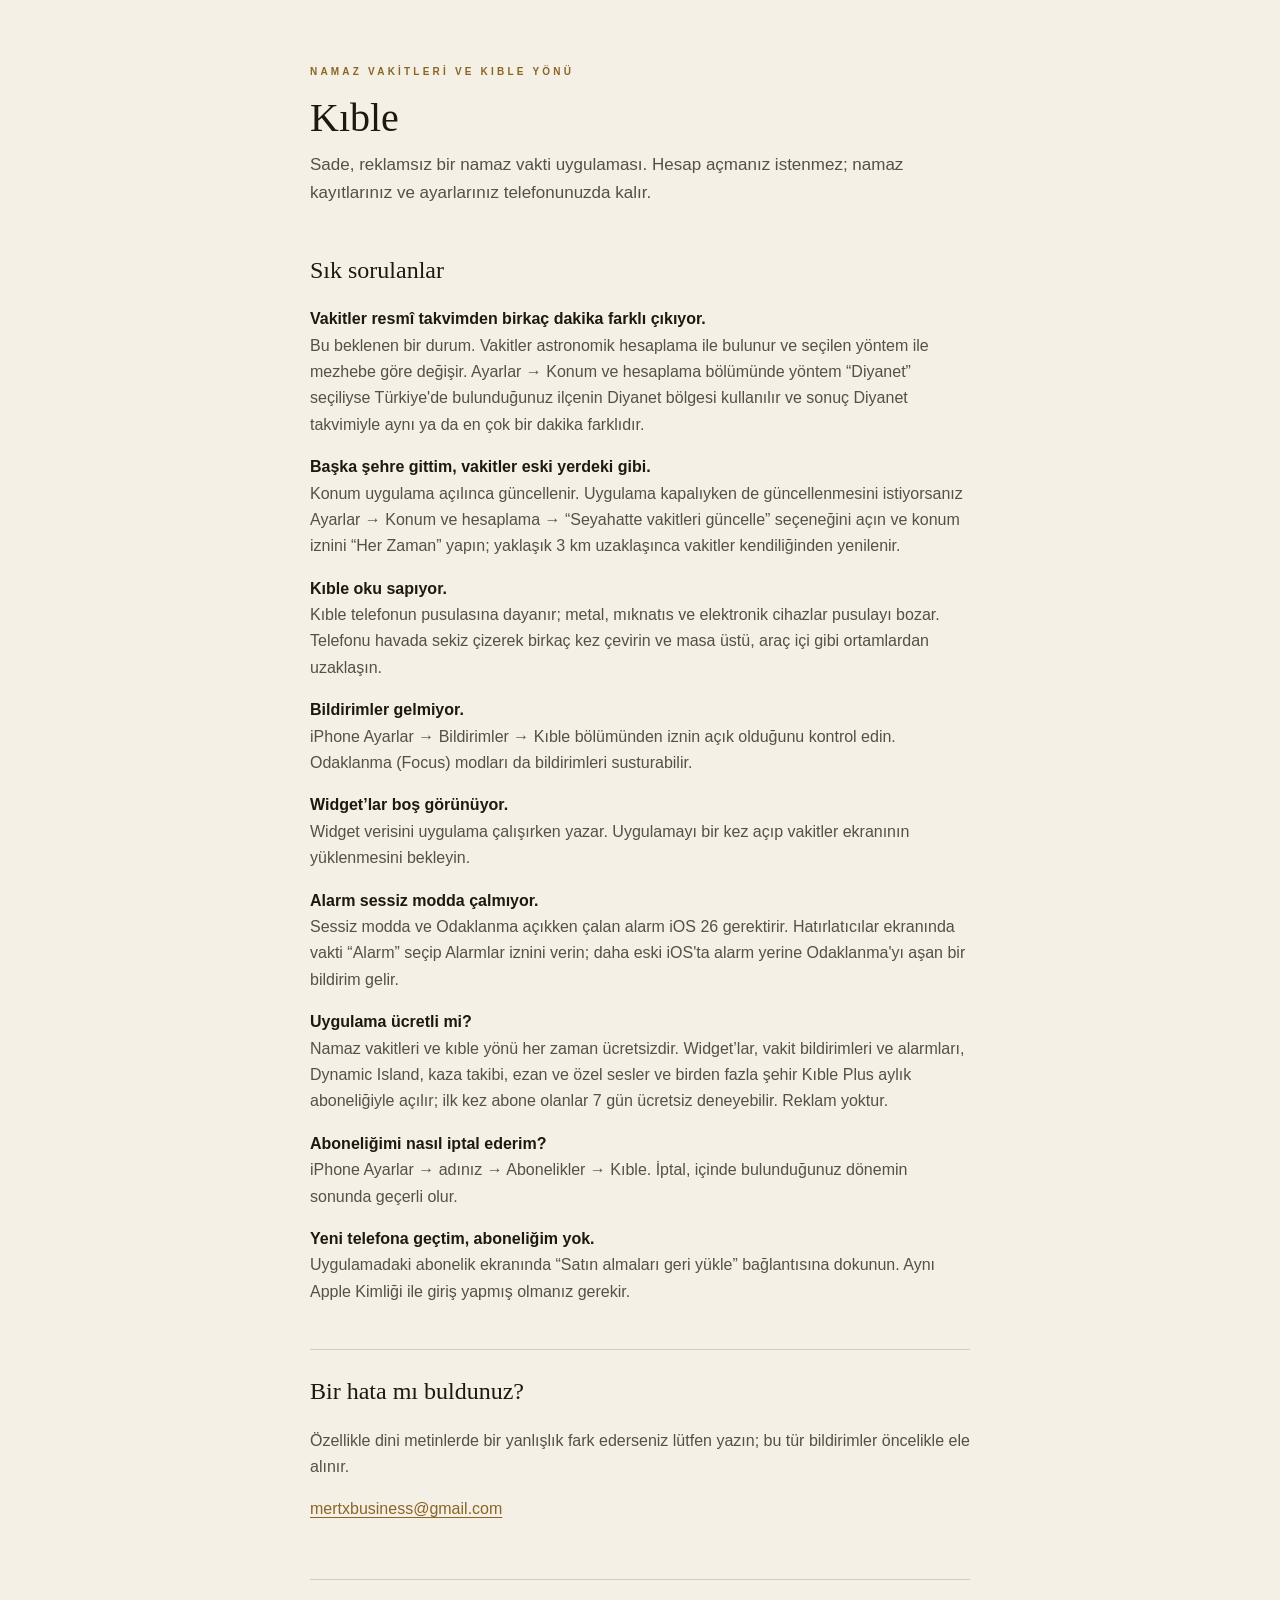
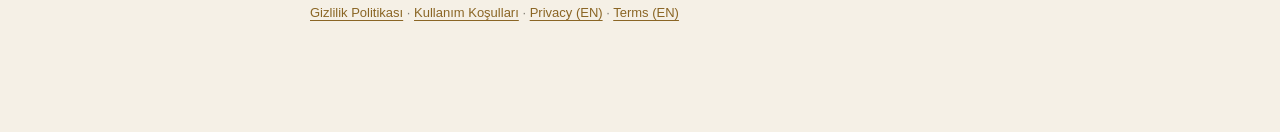
<file: index.html>
<!doctype html>
<html lang="tr">
<head>
<meta charset="utf-8">
<meta name="viewport" content="width=device-width, initial-scale=1">
<title>Kıble · Destek</title>
<link rel="stylesheet" href="style.css">
</head>
<body>
<main>
  <p class="eyebrow">Namaz vakitleri ve kıble yönü</p>
  <h1>Kıble</h1>
  <p class="lede">
    Sade, reklamsız bir namaz vakti uygulaması. Hesap açmanız istenmez;
    namaz kayıtlarınız ve ayarlarınız telefonunuzda kalır.
  </p>

  <h2>Sık sorulanlar</h2>

  <p><strong>Vakitler resmî takvimden birkaç dakika farklı çıkıyor.</strong><br>
  Bu beklenen bir durum. Vakitler astronomik hesaplama ile bulunur ve seçilen
  yöntem ile mezhebe göre değişir. Ayarlar → Konum ve hesaplama bölümünde
  yöntem “Diyanet” seçiliyse Türkiye'de bulunduğunuz ilçenin Diyanet bölgesi
  kullanılır ve sonuç Diyanet takvimiyle aynı ya da en çok bir dakika
  farklıdır.</p>

  <p><strong>Başka şehre gittim, vakitler eski yerdeki gibi.</strong><br>
  Konum uygulama açılınca güncellenir. Uygulama kapalıyken de güncellenmesini
  istiyorsanız Ayarlar → Konum ve hesaplama → “Seyahatte vakitleri güncelle”
  seçeneğini açın ve konum iznini “Her Zaman” yapın; yaklaşık 3 km
  uzaklaşınca vakitler kendiliğinden yenilenir.</p>

  <p><strong>Kıble oku sapıyor.</strong><br>
  Kıble telefonun pusulasına dayanır; metal, mıknatıs ve elektronik cihazlar
  pusulayı bozar. Telefonu havada sekiz çizerek birkaç kez çevirin ve masa
  üstü, araç içi gibi ortamlardan uzaklaşın.</p>

  <p><strong>Bildirimler gelmiyor.</strong><br>
  iPhone Ayarlar → Bildirimler → Kıble bölümünden iznin açık olduğunu kontrol
  edin. Odaklanma (Focus) modları da bildirimleri susturabilir.</p>

  <p><strong>Widget’lar boş görünüyor.</strong><br>
  Widget verisini uygulama çalışırken yazar. Uygulamayı bir kez açıp vakitler
  ekranının yüklenmesini bekleyin.</p>

  <p><strong>Alarm sessiz modda çalmıyor.</strong><br>
  Sessiz modda ve Odaklanma açıkken çalan alarm iOS 26 gerektirir.
  Hatırlatıcılar ekranında vakti “Alarm” seçip Alarmlar iznini verin; daha
  eski iOS'ta alarm yerine Odaklanma'yı aşan bir bildirim gelir.</p>

  <p><strong>Uygulama ücretli mi?</strong><br>
  Namaz vakitleri ve kıble yönü her zaman ücretsizdir. Widget’lar, vakit
  bildirimleri ve alarmları, Dynamic Island, kaza takibi, ezan ve özel sesler
  ve birden fazla şehir Kıble Plus aylık aboneliğiyle açılır;
  ilk kez abone olanlar 7 gün ücretsiz deneyebilir. Reklam yoktur.</p>

  <p><strong>Aboneliğimi nasıl iptal ederim?</strong><br>
  iPhone Ayarlar → adınız → Abonelikler → Kıble. İptal, içinde bulunduğunuz
  dönemin sonunda geçerli olur.</p>

  <p><strong>Yeni telefona geçtim, aboneliğim yok.</strong><br>
  Uygulamadaki abonelik ekranında “Satın almaları geri yükle” bağlantısına
  dokunun. Aynı Apple Kimliği ile giriş yapmış olmanız gerekir.</p>

  <h2>Bir hata mı buldunuz?</h2>
  <p>
    Özellikle dini metinlerde bir yanlışlık fark ederseniz lütfen yazın; bu tür
    bildirimler öncelikle ele alınır.
  </p>
  <p>
    <a href="mailto:mertxbusiness@gmail.com">mertxbusiness@gmail.com</a>
  </p>

  <p class="note">
    <a href="gizlilik.html">Gizlilik Politikası</a> ·
    <a href="kosullar.html">Kullanım Koşulları</a> ·
    <a href="privacy.html">Privacy (EN)</a> ·
    <a href="terms.html">Terms (EN)</a>
  </p>
</main>
</body>
</html>
</file>
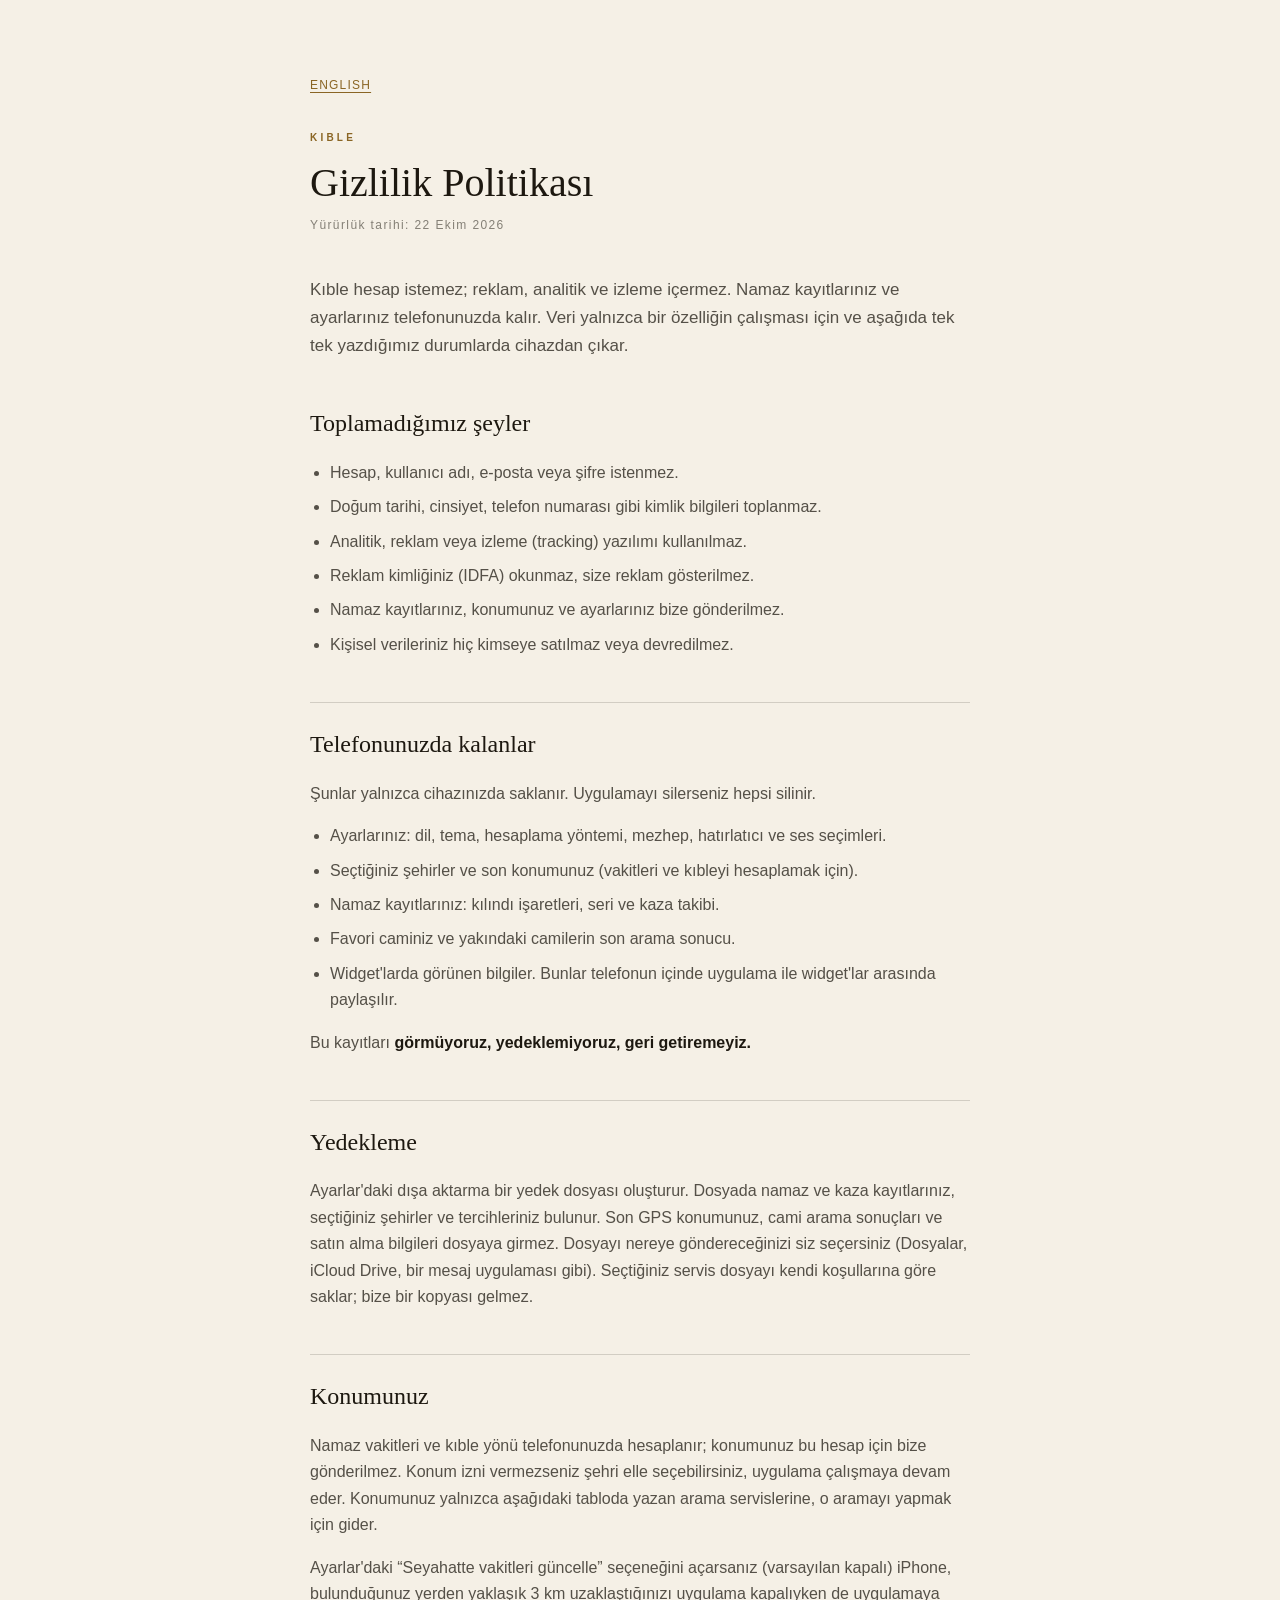
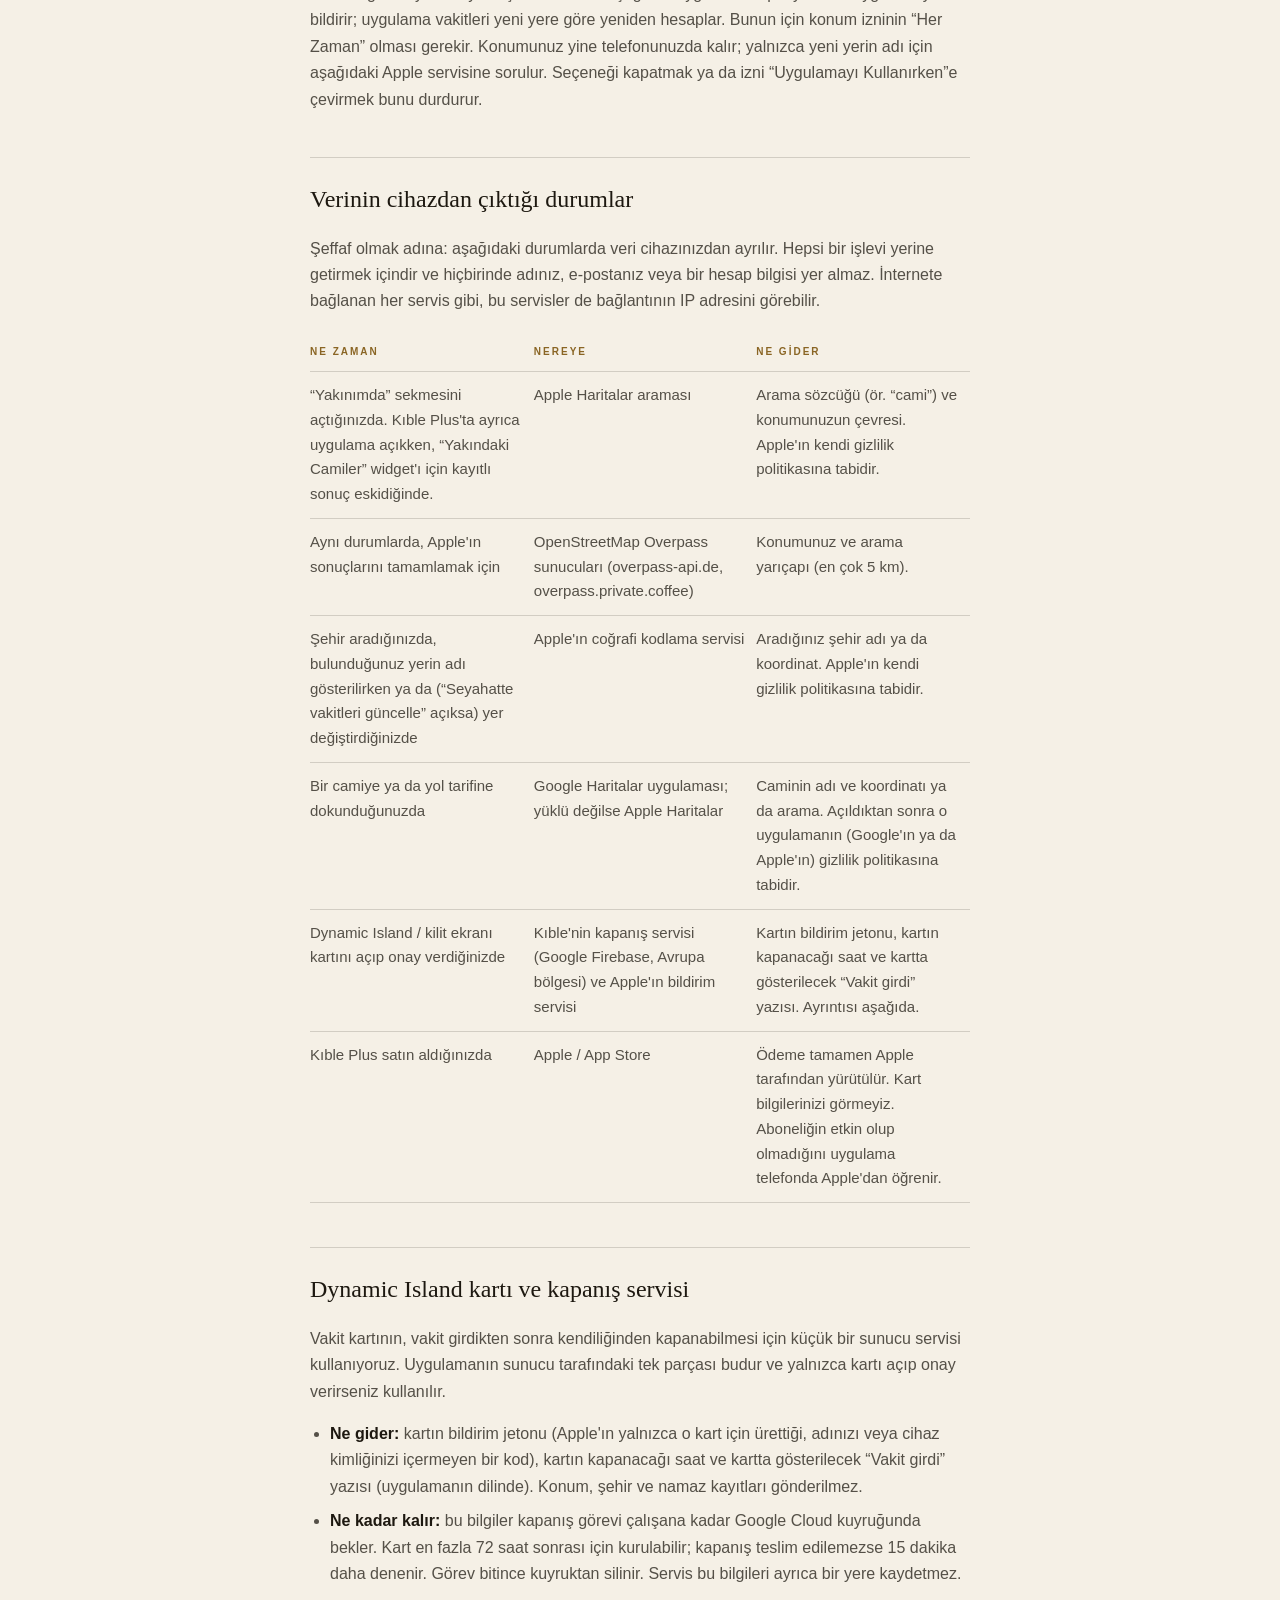
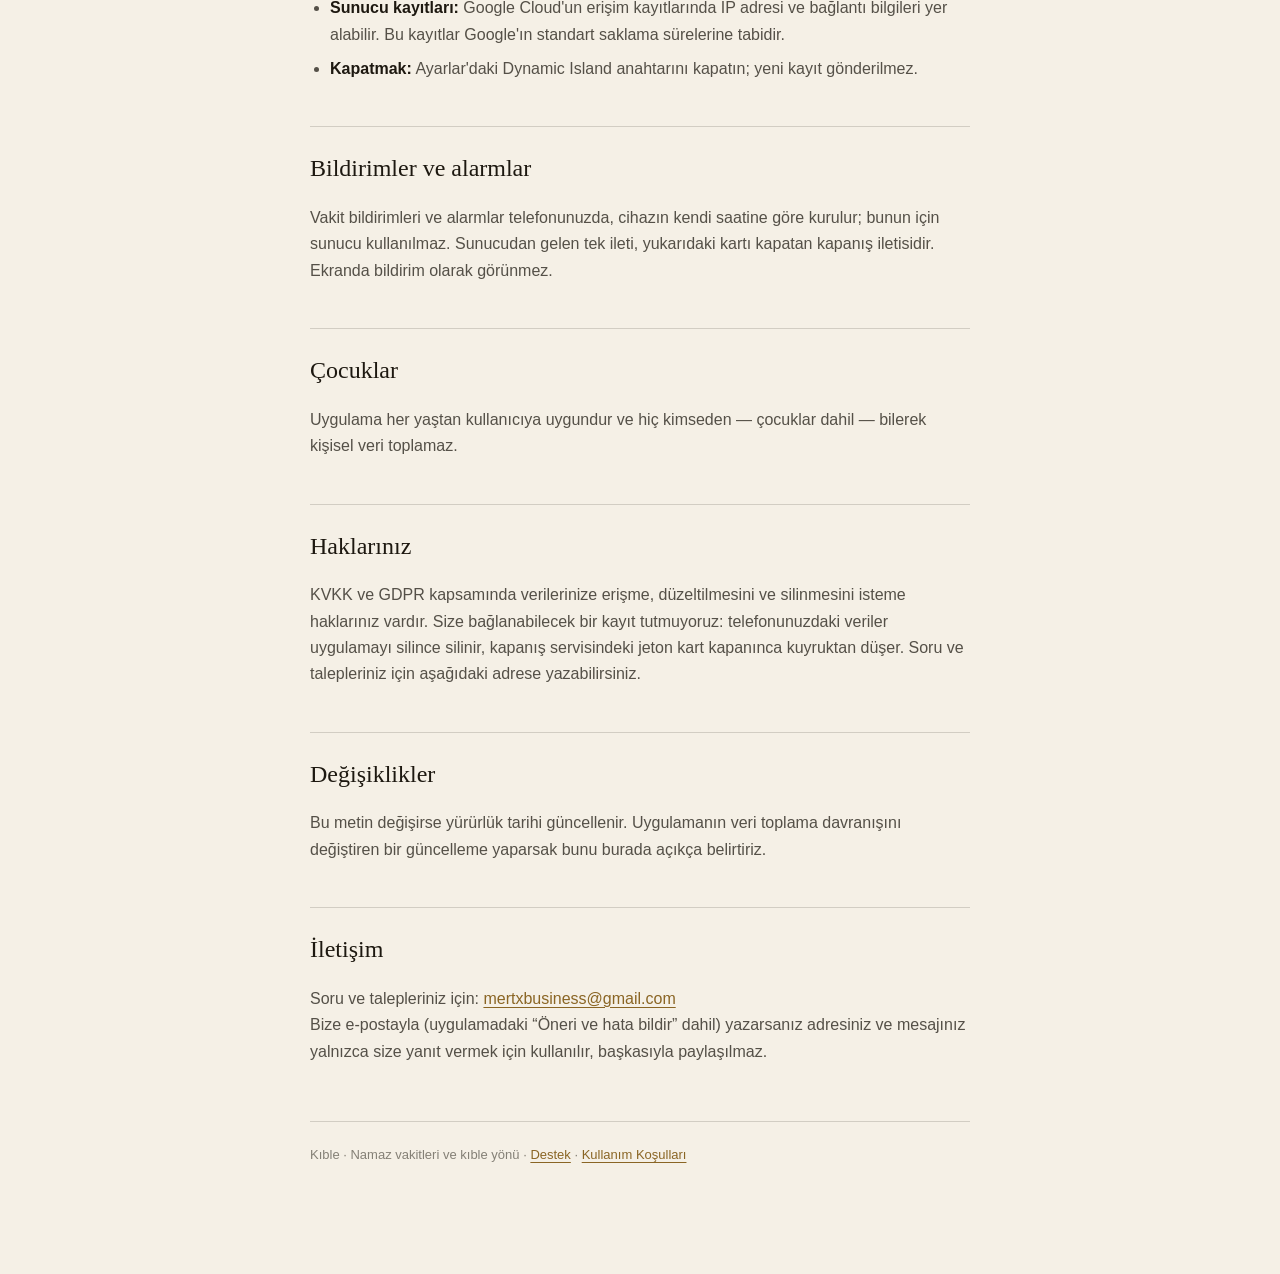
<file: gizlilik.html>
<!doctype html>
<html lang="tr">
<head>
<meta charset="utf-8">
<meta name="viewport" content="width=device-width, initial-scale=1">
<title>Gizlilik Politikası · Kıble</title>
<link rel="stylesheet" href="style.css">
</head>
<body>
<main>
  <p class="langs"><a href="privacy.html">ENGLISH</a></p>

  <p class="eyebrow">Kıble</p>
  <h1>Gizlilik Politikası</h1>
  <p class="meta">Yürürlük tarihi: 22 Ekim 2026</p>

  <p class="lede">
    Kıble hesap istemez; reklam, analitik ve izleme içermez. Namaz kayıtlarınız
    ve ayarlarınız telefonunuzda kalır. Veri yalnızca bir özelliğin çalışması
    için ve aşağıda tek tek yazdığımız durumlarda cihazdan çıkar.
  </p>

  <h2>Toplamadığımız şeyler</h2>
  <ul>
    <li>Hesap, kullanıcı adı, e-posta veya şifre istenmez.</li>
    <li>Doğum tarihi, cinsiyet, telefon numarası gibi kimlik bilgileri toplanmaz.</li>
    <li>Analitik, reklam veya izleme (tracking) yazılımı kullanılmaz.</li>
    <li>Reklam kimliğiniz (IDFA) okunmaz, size reklam gösterilmez.</li>
    <li>Namaz kayıtlarınız, konumunuz ve ayarlarınız bize gönderilmez.</li>
    <li>Kişisel verileriniz hiç kimseye satılmaz veya devredilmez.</li>
  </ul>

  <h2>Telefonunuzda kalanlar</h2>
  <p>
    Şunlar yalnızca cihazınızda saklanır. Uygulamayı silerseniz hepsi silinir.
  </p>
  <ul>
    <li>Ayarlarınız: dil, tema, hesaplama yöntemi, mezhep, hatırlatıcı ve ses seçimleri.</li>
    <li>Seçtiğiniz şehirler ve son konumunuz (vakitleri ve kıbleyi hesaplamak için).</li>
    <li>Namaz kayıtlarınız: kılındı işaretleri, seri ve kaza takibi.</li>
    <li>Favori caminiz ve yakındaki camilerin son arama sonucu.</li>
    <li>Widget'larda görünen bilgiler. Bunlar telefonun içinde uygulama ile
        widget'lar arasında paylaşılır.</li>
  </ul>
  <p>
    Bu kayıtları <strong>görmüyoruz, yedeklemiyoruz, geri getiremeyiz.</strong>
  </p>

  <h2>Yedekleme</h2>
  <p>
    Ayarlar'daki dışa aktarma bir yedek dosyası oluşturur. Dosyada namaz ve kaza
    kayıtlarınız, seçtiğiniz şehirler ve tercihleriniz bulunur. Son GPS
    konumunuz, cami arama sonuçları ve satın alma bilgileri dosyaya girmez.
    Dosyayı nereye göndereceğinizi siz seçersiniz (Dosyalar, iCloud Drive, bir
    mesaj uygulaması gibi). Seçtiğiniz servis dosyayı kendi koşullarına göre
    saklar; bize bir kopyası gelmez.
  </p>

  <h2>Konumunuz</h2>
  <p>
    Namaz vakitleri ve kıble yönü telefonunuzda hesaplanır; konumunuz bu hesap
    için bize gönderilmez. Konum izni vermezseniz şehri elle seçebilirsiniz,
    uygulama çalışmaya devam eder. Konumunuz yalnızca aşağıdaki tabloda yazan
    arama servislerine, o aramayı yapmak için gider.
  </p>
  <p>
    Ayarlar'daki “Seyahatte vakitleri güncelle” seçeneğini açarsanız (varsayılan
    kapalı) iPhone, bulunduğunuz yerden yaklaşık 3 km uzaklaştığınızı uygulama
    kapalıyken de uygulamaya bildirir; uygulama vakitleri yeni yere göre yeniden
    hesaplar. Bunun için konum izninin “Her Zaman” olması gerekir. Konumunuz yine
    telefonunuzda kalır; yalnızca yeni yerin adı için aşağıdaki Apple servisine
    sorulur. Seçeneği kapatmak ya da izni “Uygulamayı Kullanırken”e çevirmek bunu
    durdurur.
  </p>

  <h2>Verinin cihazdan çıktığı durumlar</h2>
  <p>
    Şeffaf olmak adına: aşağıdaki durumlarda veri cihazınızdan ayrılır. Hepsi
    bir işlevi yerine getirmek içindir ve hiçbirinde adınız, e-postanız veya
    bir hesap bilgisi yer almaz. İnternete bağlanan her servis gibi, bu
    servisler de bağlantının IP adresini görebilir.
  </p>

  <table>
    <tr>
      <th>Ne zaman</th>
      <th>Nereye</th>
      <th>Ne gider</th>
    </tr>
    <tr>
      <td>“Yakınımda” sekmesini açtığınızda. Kıble Plus'ta ayrıca uygulama
          açıkken, “Yakındaki Camiler” widget'ı için kayıtlı sonuç eskidiğinde.</td>
      <td>Apple Haritalar araması</td>
      <td>Arama sözcüğü (ör. “cami”) ve konumunuzun çevresi. Apple'ın kendi
          gizlilik politikasına tabidir.</td>
    </tr>
    <tr>
      <td>Aynı durumlarda, Apple'ın sonuçlarını tamamlamak için</td>
      <td>OpenStreetMap Overpass sunucuları (overpass-api.de,
          overpass.private.coffee)</td>
      <td>Konumunuz ve arama yarıçapı (en çok 5 km).</td>
    </tr>
    <tr>
      <td>Şehir aradığınızda, bulunduğunuz yerin adı gösterilirken ya da
          (“Seyahatte vakitleri güncelle” açıksa) yer değiştirdiğinizde</td>
      <td>Apple'ın coğrafi kodlama servisi</td>
      <td>Aradığınız şehir adı ya da koordinat. Apple'ın kendi gizlilik
          politikasına tabidir.</td>
    </tr>
    <tr>
      <td>Bir camiye ya da yol tarifine dokunduğunuzda</td>
      <td>Google Haritalar uygulaması; yüklü değilse Apple Haritalar</td>
      <td>Caminin adı ve koordinatı ya da arama. Açıldıktan sonra o
          uygulamanın (Google'ın ya da Apple'ın) gizlilik politikasına tabidir.</td>
    </tr>
    <tr>
      <td>Dynamic Island / kilit ekranı kartını açıp onay verdiğinizde</td>
      <td>Kıble'nin kapanış servisi (Google Firebase, Avrupa bölgesi) ve
          Apple'ın bildirim servisi</td>
      <td>Kartın bildirim jetonu, kartın kapanacağı saat ve kartta gösterilecek
          “Vakit girdi” yazısı. Ayrıntısı aşağıda.</td>
    </tr>
    <tr>
      <td>Kıble Plus satın aldığınızda</td>
      <td>Apple / App Store</td>
      <td>Ödeme tamamen Apple tarafından yürütülür. Kart bilgilerinizi
          görmeyiz. Aboneliğin etkin olup olmadığını uygulama telefonda
          Apple'dan öğrenir.</td>
    </tr>
  </table>

  <h2>Dynamic Island kartı ve kapanış servisi</h2>
  <p>
    Vakit kartının, vakit girdikten sonra kendiliğinden kapanabilmesi için
    küçük bir sunucu servisi kullanıyoruz. Uygulamanın sunucu tarafındaki tek
    parçası budur ve yalnızca kartı açıp onay verirseniz kullanılır.
  </p>
  <ul>
    <li><strong>Ne gider:</strong> kartın bildirim jetonu (Apple'ın yalnızca o
        kart için ürettiği, adınızı veya cihaz kimliğinizi içermeyen bir kod),
        kartın kapanacağı saat ve kartta gösterilecek “Vakit girdi” yazısı
        (uygulamanın dilinde). Konum, şehir ve namaz kayıtları gönderilmez.</li>
    <li><strong>Ne kadar kalır:</strong> bu bilgiler kapanış görevi çalışana
        kadar Google Cloud kuyruğunda bekler. Kart en fazla 72 saat sonrası
        için kurulabilir; kapanış teslim edilemezse 15 dakika daha denenir.
        Görev bitince kuyruktan silinir. Servis bu bilgileri ayrıca bir yere
        kaydetmez.</li>
    <li><strong>Sunucu kayıtları:</strong> Google Cloud'un erişim kayıtlarında
        IP adresi ve bağlantı bilgileri yer alabilir. Bu kayıtlar Google'ın
        standart saklama sürelerine tabidir.</li>
    <li><strong>Kapatmak:</strong> Ayarlar'daki Dynamic Island anahtarını
        kapatın; yeni kayıt gönderilmez.</li>
  </ul>

  <h2>Bildirimler ve alarmlar</h2>
  <p>
    Vakit bildirimleri ve alarmlar telefonunuzda, cihazın kendi saatine göre
    kurulur; bunun için sunucu kullanılmaz. Sunucudan gelen tek ileti,
    yukarıdaki kartı kapatan kapanış iletisidir. Ekranda bildirim olarak
    görünmez.
  </p>

  <h2>Çocuklar</h2>
  <p>
    Uygulama her yaştan kullanıcıya uygundur ve hiç kimseden — çocuklar dahil —
    bilerek kişisel veri toplamaz.
  </p>

  <h2>Haklarınız</h2>
  <p>
    KVKK ve GDPR kapsamında verilerinize erişme, düzeltilmesini ve silinmesini
    isteme haklarınız vardır. Size bağlanabilecek bir kayıt tutmuyoruz:
    telefonunuzdaki veriler uygulamayı silince silinir, kapanış servisindeki
    jeton kart kapanınca kuyruktan düşer. Soru ve talepleriniz için aşağıdaki
    adrese yazabilirsiniz.
  </p>

  <h2>Değişiklikler</h2>
  <p>
    Bu metin değişirse yürürlük tarihi güncellenir. Uygulamanın veri toplama
    davranışını değiştiren bir güncelleme yaparsak bunu burada açıkça belirtiriz.
  </p>

  <h2>İletişim</h2>
  <p>
    Soru ve talepleriniz için: <a href="mailto:mertxbusiness@gmail.com">mertxbusiness@gmail.com</a><br>
    Bize e-postayla (uygulamadaki “Öneri ve hata bildir” dahil) yazarsanız adresiniz
    ve mesajınız yalnızca size yanıt vermek için kullanılır, başkasıyla paylaşılmaz.
  </p>

  <p class="note">
    Kıble · Namaz vakitleri ve kıble yönü ·
    <a href="index.html">Destek</a> ·
    <a href="kosullar.html">Kullanım Koşulları</a>
  </p>
</main>
</body>
</html>
</file>
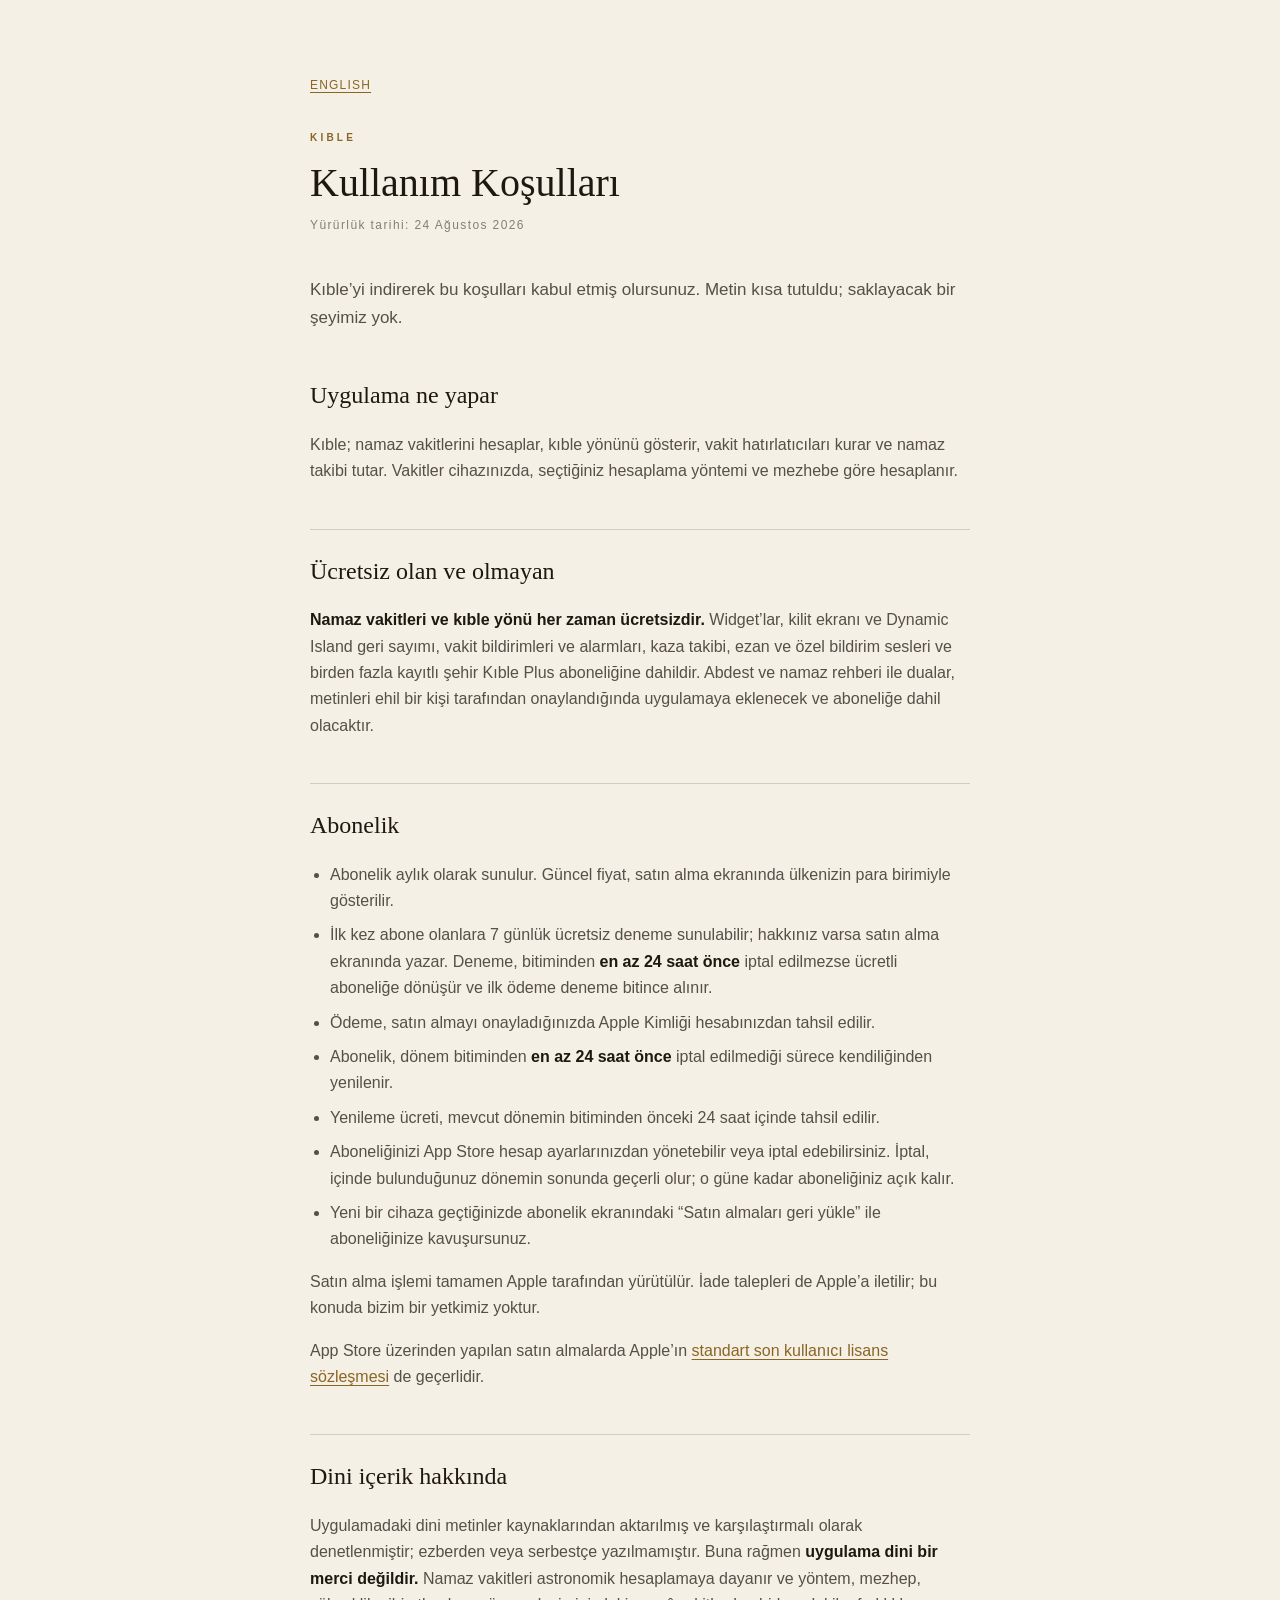
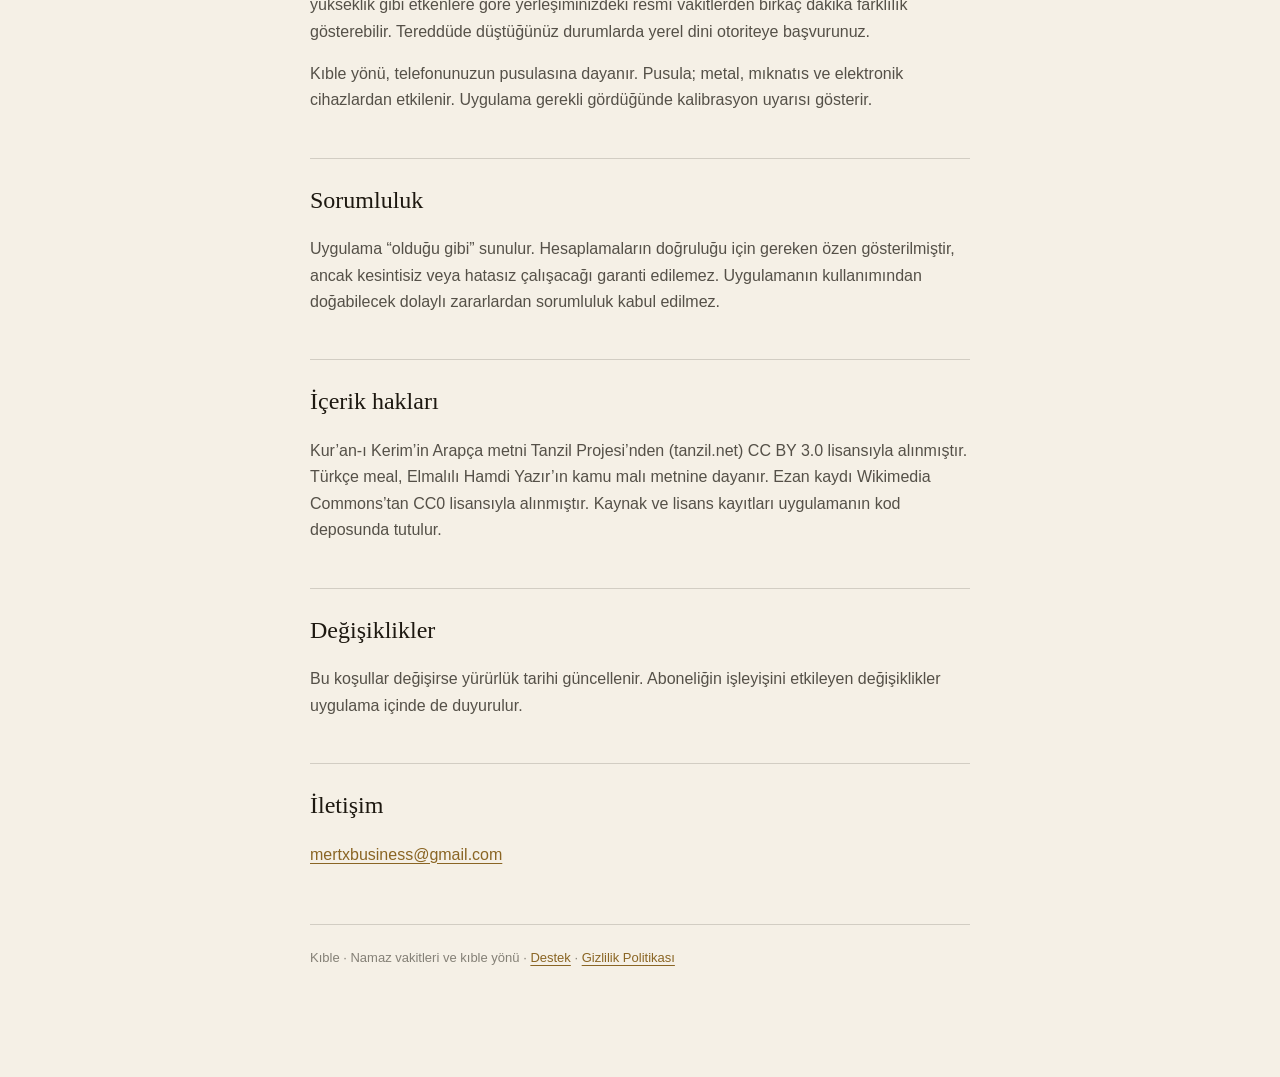
<file: kosullar.html>
<!doctype html>
<html lang="tr">
<head>
<meta charset="utf-8">
<meta name="viewport" content="width=device-width, initial-scale=1">
<title>Kullanım Koşulları · Kıble</title>
<link rel="stylesheet" href="style.css">
</head>
<body>
<main>
  <p class="langs"><a href="terms.html">ENGLISH</a></p>

  <p class="eyebrow">Kıble</p>
  <h1>Kullanım Koşulları</h1>
  <p class="meta">Yürürlük tarihi: 24 Ağustos 2026</p>

  <p class="lede">
    Kıble’yi indirerek bu koşulları kabul etmiş olursunuz. Metin kısa tutuldu;
    saklayacak bir şeyimiz yok.
  </p>

  <h2>Uygulama ne yapar</h2>
  <p>
    Kıble; namaz vakitlerini hesaplar, kıble yönünü gösterir, vakit
    hatırlatıcıları kurar ve namaz takibi tutar.
    Vakitler cihazınızda, seçtiğiniz hesaplama yöntemi ve mezhebe göre
    hesaplanır.
  </p>

  <h2>Ücretsiz olan ve olmayan</h2>
  <p>
    <strong>Namaz vakitleri ve kıble yönü her zaman ücretsizdir.</strong>
    Widget’lar, kilit ekranı ve Dynamic Island geri sayımı, vakit bildirimleri
    ve alarmları, kaza takibi, ezan ve özel bildirim sesleri ve
    birden fazla kayıtlı şehir Kıble Plus aboneliğine dahildir. Abdest ve namaz
    rehberi ile dualar, metinleri ehil bir kişi tarafından
    onaylandığında uygulamaya eklenecek ve aboneliğe dahil olacaktır.
  </p>

  <h2>Abonelik</h2>
  <ul>
    <li>Abonelik aylık olarak sunulur. Güncel fiyat, satın alma ekranında
        ülkenizin para birimiyle gösterilir.</li>
    <li>İlk kez abone olanlara 7 günlük ücretsiz deneme sunulabilir; hakkınız
        varsa satın alma ekranında yazar. Deneme, bitiminden <strong>en az 24 saat
        önce</strong> iptal edilmezse ücretli aboneliğe dönüşür ve ilk ödeme
        deneme bitince alınır.</li>
    <li>Ödeme, satın almayı onayladığınızda Apple Kimliği hesabınızdan tahsil
        edilir.</li>
    <li>Abonelik, dönem bitiminden <strong>en az 24 saat önce</strong> iptal
        edilmediği sürece kendiliğinden yenilenir.</li>
    <li>Yenileme ücreti, mevcut dönemin bitiminden önceki 24 saat içinde tahsil
        edilir.</li>
    <li>Aboneliğinizi App Store hesap ayarlarınızdan yönetebilir veya iptal
        edebilirsiniz. İptal, içinde bulunduğunuz dönemin sonunda geçerli olur;
        o güne kadar aboneliğiniz açık kalır.</li>
    <li>Yeni bir cihaza geçtiğinizde abonelik ekranındaki “Satın almaları geri
        yükle” ile aboneliğinize kavuşursunuz.</li>
  </ul>
  <p>
    Satın alma işlemi tamamen Apple tarafından yürütülür. İade talepleri de
    Apple’a iletilir; bu konuda bizim bir yetkimiz yoktur.
  </p>
  <p>
    App Store üzerinden yapılan satın almalarda Apple’ın
    <a href="https://www.apple.com/legal/internet-services/itunes/dev/stdeula/">standart
    son kullanıcı lisans sözleşmesi</a> de geçerlidir.
  </p>

  <h2>Dini içerik hakkında</h2>
  <p>
    Uygulamadaki dini metinler kaynaklarından aktarılmış ve karşılaştırmalı
    olarak denetlenmiştir; ezberden veya serbestçe yazılmamıştır. Buna rağmen
    <strong>uygulama dini bir merci değildir.</strong> Namaz vakitleri astronomik
    hesaplamaya dayanır ve yöntem, mezhep, yükseklik gibi etkenlere göre
    yerleşiminizdeki resmî vakitlerden birkaç dakika farklılık gösterebilir.
    Tereddüde düştüğünüz durumlarda yerel dini otoriteye başvurunuz.
  </p>
  <p>
    Kıble yönü, telefonunuzun pusulasına dayanır. Pusula; metal, mıknatıs ve
    elektronik cihazlardan etkilenir. Uygulama gerekli gördüğünde kalibrasyon
    uyarısı gösterir.
  </p>

  <h2>Sorumluluk</h2>
  <p>
    Uygulama “olduğu gibi” sunulur. Hesaplamaların doğruluğu için gereken özen
    gösterilmiştir, ancak kesintisiz veya hatasız çalışacağı garanti edilemez.
    Uygulamanın kullanımından doğabilecek dolaylı zararlardan sorumluluk kabul
    edilmez.
  </p>

  <h2>İçerik hakları</h2>
  <p>
    Kur’an-ı Kerim’in Arapça metni Tanzil Projesi’nden (tanzil.net) CC BY 3.0
    lisansıyla alınmıştır. Türkçe meal, Elmalılı Hamdi Yazır’ın kamu malı
    metnine dayanır. Ezan kaydı Wikimedia Commons’tan CC0 lisansıyla
    alınmıştır. Kaynak ve lisans kayıtları uygulamanın kod deposunda tutulur.
  </p>

  <h2>Değişiklikler</h2>
  <p>
    Bu koşullar değişirse yürürlük tarihi güncellenir. Aboneliğin işleyişini
    etkileyen değişiklikler uygulama içinde de duyurulur.
  </p>

  <h2>İletişim</h2>
  <p>
    <a href="mailto:mertxbusiness@gmail.com">mertxbusiness@gmail.com</a>
  </p>

  <p class="note">
    Kıble · Namaz vakitleri ve kıble yönü ·
    <a href="index.html">Destek</a> ·
    <a href="gizlilik.html">Gizlilik Politikası</a>
  </p>
</main>
</body>
</html>
</file>
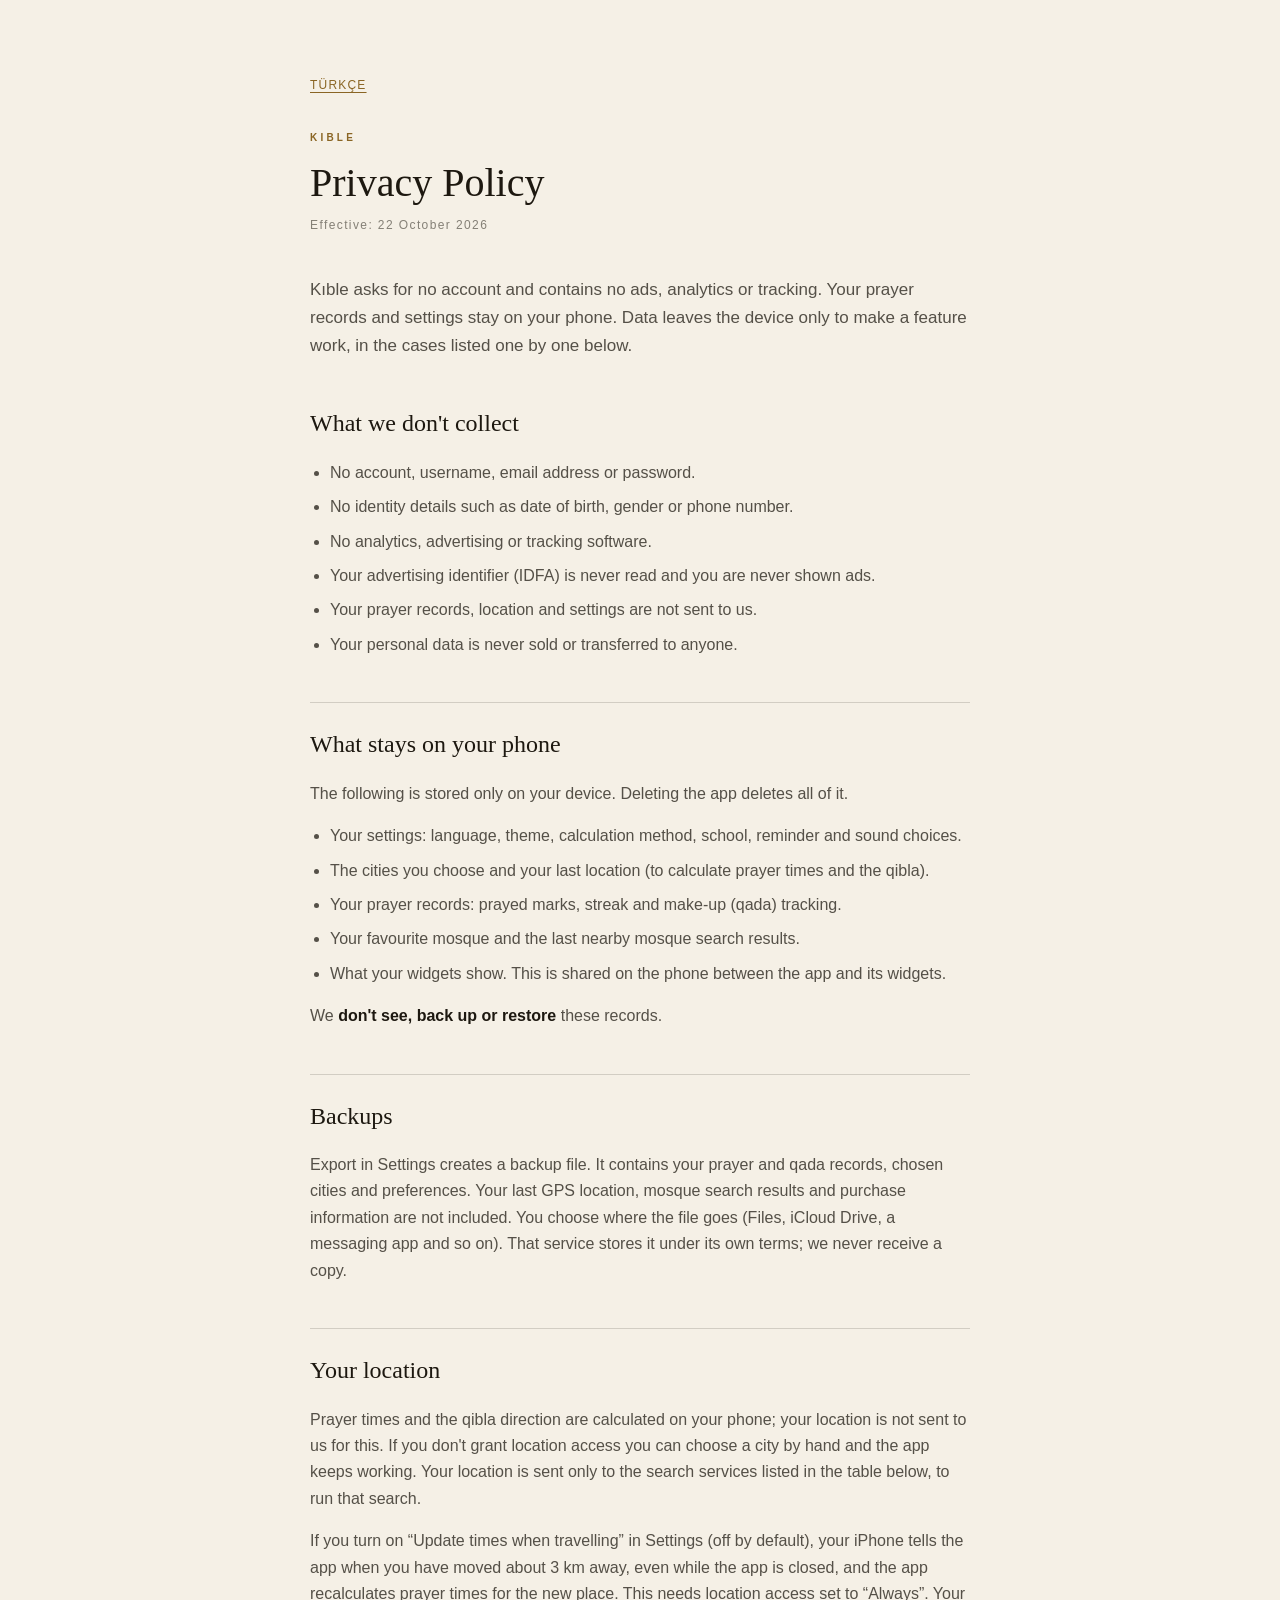
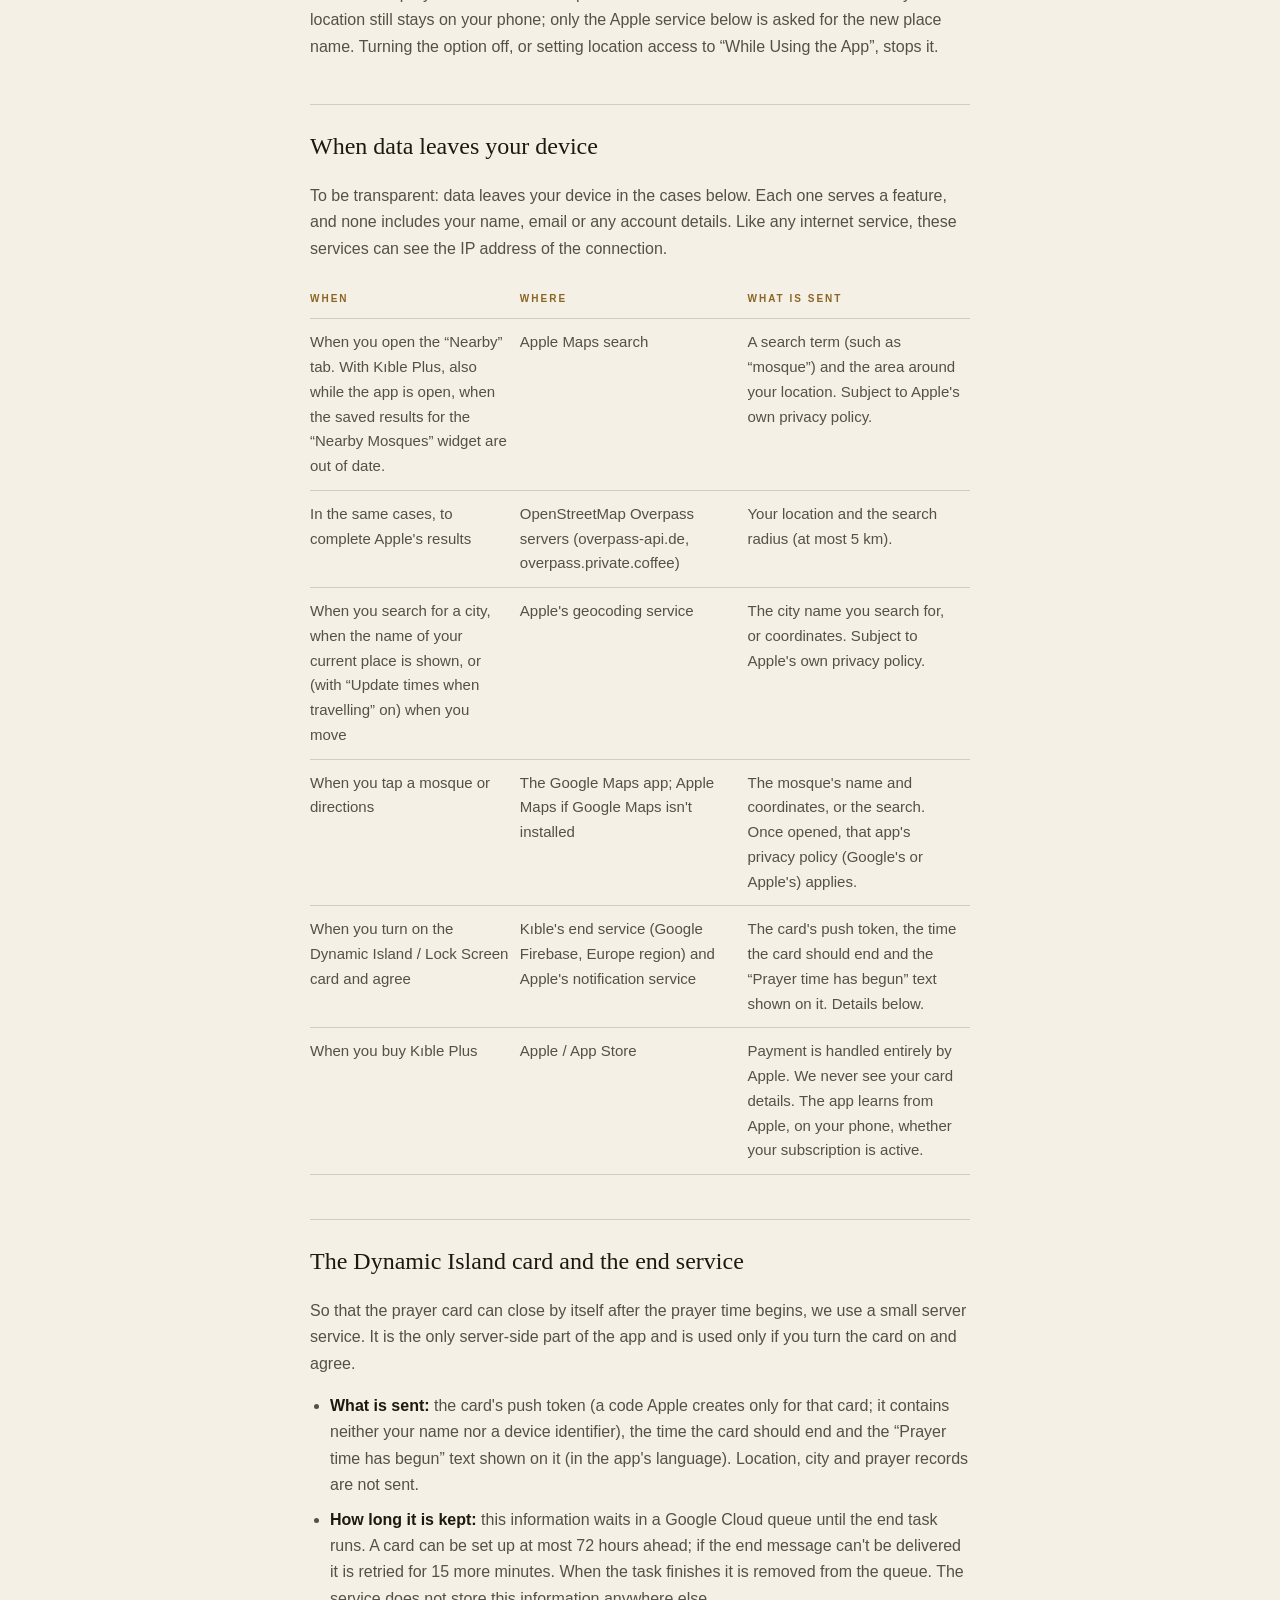
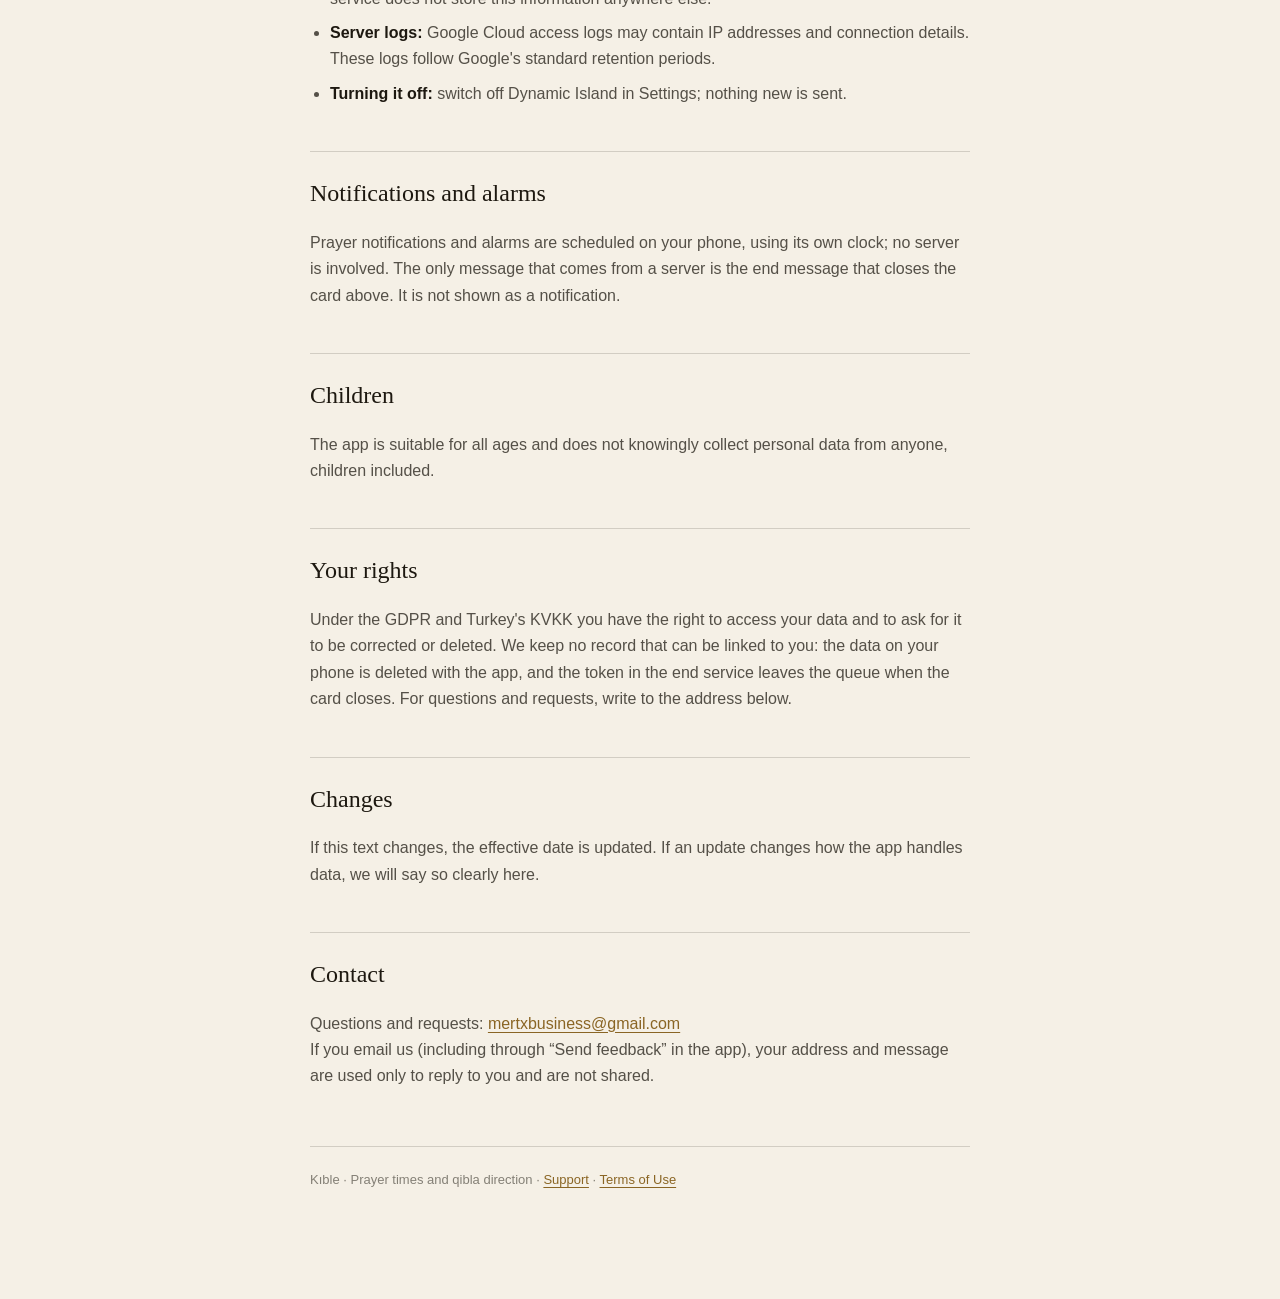
<file: privacy.html>
<!doctype html>
<html lang="en">
<head>
<meta charset="utf-8">
<meta name="viewport" content="width=device-width, initial-scale=1">
<title>Privacy Policy · Kıble</title>
<link rel="stylesheet" href="style.css">
</head>
<body>
<main>
  <p class="langs"><a href="gizlilik.html">TÜRKÇE</a></p>

  <p class="eyebrow">Kıble</p>
  <h1>Privacy Policy</h1>
  <p class="meta">Effective: 22 October 2026</p>

  <p class="lede">
    Kıble asks for no account and contains no ads, analytics or tracking. Your
    prayer records and settings stay on your phone. Data leaves the device only
    to make a feature work, in the cases listed one by one below.
  </p>

  <h2>What we don't collect</h2>
  <ul>
    <li>No account, username, email address or password.</li>
    <li>No identity details such as date of birth, gender or phone number.</li>
    <li>No analytics, advertising or tracking software.</li>
    <li>Your advertising identifier (IDFA) is never read and you are never shown ads.</li>
    <li>Your prayer records, location and settings are not sent to us.</li>
    <li>Your personal data is never sold or transferred to anyone.</li>
  </ul>

  <h2>What stays on your phone</h2>
  <p>
    The following is stored only on your device. Deleting the app deletes all of it.
  </p>
  <ul>
    <li>Your settings: language, theme, calculation method, school, reminder and sound choices.</li>
    <li>The cities you choose and your last location (to calculate prayer times and the qibla).</li>
    <li>Your prayer records: prayed marks, streak and make-up (qada) tracking.</li>
    <li>Your favourite mosque and the last nearby mosque search results.</li>
    <li>What your widgets show. This is shared on the phone between the app and its widgets.</li>
  </ul>
  <p>
    We <strong>don't see, back up or restore</strong> these records.
  </p>

  <h2>Backups</h2>
  <p>
    Export in Settings creates a backup file. It contains your prayer and qada
    records, chosen cities and preferences. Your last GPS location, mosque
    search results and purchase information are not included. You choose where
    the file goes (Files, iCloud Drive, a messaging app and so on). That service
    stores it under its own terms; we never receive a copy.
  </p>

  <h2>Your location</h2>
  <p>
    Prayer times and the qibla direction are calculated on your phone; your
    location is not sent to us for this. If you don't grant location access you
    can choose a city by hand and the app keeps working. Your location is sent
    only to the search services listed in the table below, to run that search.
  </p>
  <p>
    If you turn on “Update times when travelling” in Settings (off by default),
    your iPhone tells the app when you have moved about 3 km away, even while the
    app is closed, and the app recalculates prayer times for the new place. This
    needs location access set to “Always”. Your location still stays on your
    phone; only the Apple service below is asked for the new place name. Turning
    the option off, or setting location access to “While Using the App”, stops it.
  </p>

  <h2>When data leaves your device</h2>
  <p>
    To be transparent: data leaves your device in the cases below. Each one
    serves a feature, and none includes your name, email or any account
    details. Like any internet service, these services can see the IP address
    of the connection.
  </p>

  <table>
    <tr>
      <th>When</th>
      <th>Where</th>
      <th>What is sent</th>
    </tr>
    <tr>
      <td>When you open the “Nearby” tab. With Kıble Plus, also while the app is
          open, when the saved results for the “Nearby Mosques” widget are out of date.</td>
      <td>Apple Maps search</td>
      <td>A search term (such as “mosque”) and the area around your location.
          Subject to Apple's own privacy policy.</td>
    </tr>
    <tr>
      <td>In the same cases, to complete Apple's results</td>
      <td>OpenStreetMap Overpass servers (overpass-api.de,
          overpass.private.coffee)</td>
      <td>Your location and the search radius (at most 5 km).</td>
    </tr>
    <tr>
      <td>When you search for a city, when the name of your current place is
          shown, or (with “Update times when travelling” on) when you move</td>
      <td>Apple's geocoding service</td>
      <td>The city name you search for, or coordinates. Subject to Apple's own
          privacy policy.</td>
    </tr>
    <tr>
      <td>When you tap a mosque or directions</td>
      <td>The Google Maps app; Apple Maps if Google Maps isn't installed</td>
      <td>The mosque's name and coordinates, or the search. Once opened, that
          app's privacy policy (Google's or Apple's) applies.</td>
    </tr>
    <tr>
      <td>When you turn on the Dynamic Island / Lock Screen card and agree</td>
      <td>Kıble's end service (Google Firebase, Europe region) and Apple's
          notification service</td>
      <td>The card's push token, the time the card should end and the
          “Prayer time has begun” text shown on it. Details below.</td>
    </tr>
    <tr>
      <td>When you buy Kıble Plus</td>
      <td>Apple / App Store</td>
      <td>Payment is handled entirely by Apple. We never see your card details.
          The app learns from Apple, on your phone, whether your subscription
          is active.</td>
    </tr>
  </table>

  <h2>The Dynamic Island card and the end service</h2>
  <p>
    So that the prayer card can close by itself after the prayer time begins,
    we use a small server service. It is the only server-side part of the app
    and is used only if you turn the card on and agree.
  </p>
  <ul>
    <li><strong>What is sent:</strong> the card's push token (a code Apple
        creates only for that card; it contains neither your name nor a device
        identifier), the time the card should end and the “Prayer time has
        begun” text shown on it (in the app's language). Location, city and
        prayer records are not sent.</li>
    <li><strong>How long it is kept:</strong> this information waits in a
        Google Cloud queue until the end task runs. A card can be set up at most
        72 hours ahead; if the end message can't be delivered it is retried for
        15 more minutes. When the task finishes it is removed from the queue.
        The service does not store this information anywhere else.</li>
    <li><strong>Server logs:</strong> Google Cloud access logs may contain IP
        addresses and connection details. These logs follow Google's standard
        retention periods.</li>
    <li><strong>Turning it off:</strong> switch off Dynamic Island in Settings;
        nothing new is sent.</li>
  </ul>

  <h2>Notifications and alarms</h2>
  <p>
    Prayer notifications and alarms are scheduled on your phone, using its own
    clock; no server is involved. The only message that comes from a server is
    the end message that closes the card above. It is not shown as a
    notification.
  </p>

  <h2>Children</h2>
  <p>
    The app is suitable for all ages and does not knowingly collect personal
    data from anyone, children included.
  </p>

  <h2>Your rights</h2>
  <p>
    Under the GDPR and Turkey's KVKK you have the right to access your data and
    to ask for it to be corrected or deleted. We keep no record that can be
    linked to you: the data on your phone is deleted with the app, and the token
    in the end service leaves the queue when the card closes. For questions and
    requests, write to the address below.
  </p>

  <h2>Changes</h2>
  <p>
    If this text changes, the effective date is updated. If an update changes
    how the app handles data, we will say so clearly here.
  </p>

  <h2>Contact</h2>
  <p>
    Questions and requests: <a href="mailto:mertxbusiness@gmail.com">mertxbusiness@gmail.com</a><br>
    If you email us (including through “Send feedback” in the app), your address and
    message are used only to reply to you and are not shared.
  </p>

  <p class="note">
    Kıble · Prayer times and qibla direction ·
    <a href="index.html">Support</a> ·
    <a href="terms.html">Terms of Use</a>
  </p>
</main>
</body>
</html>
</file>
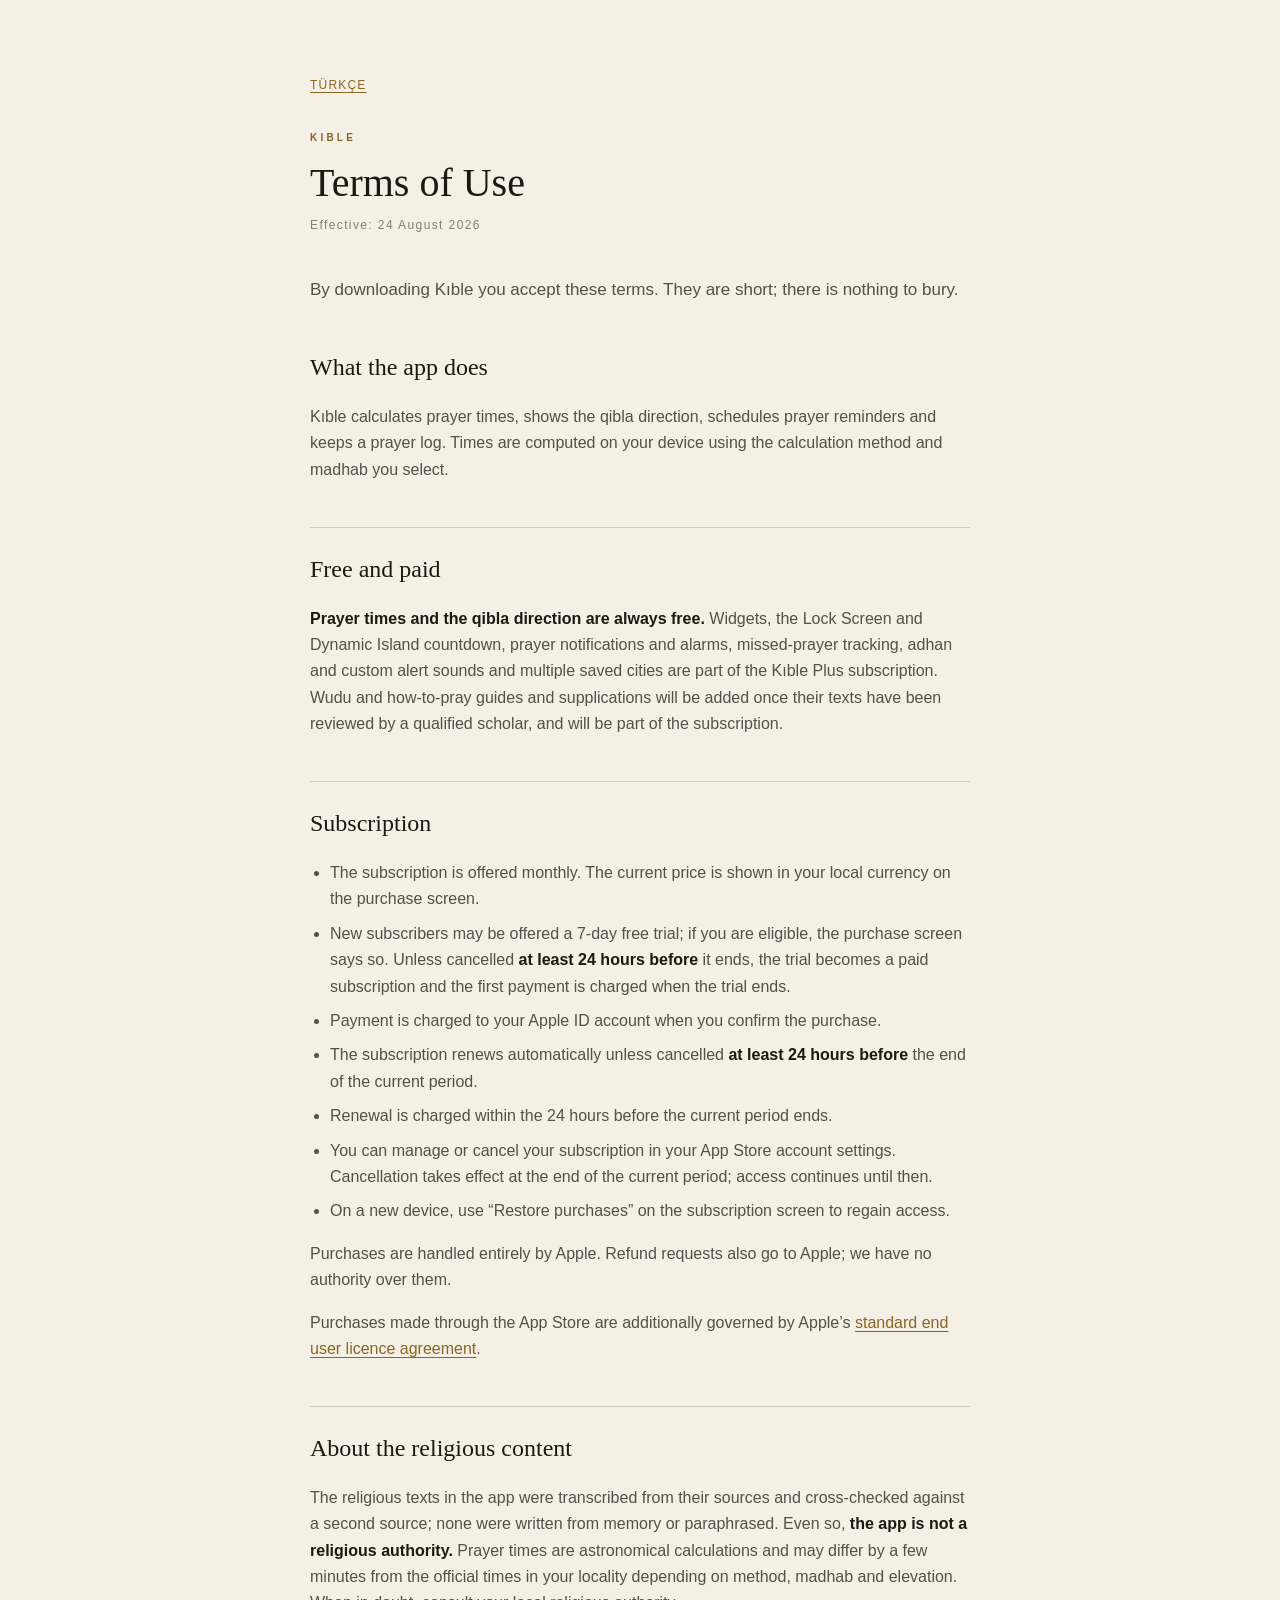
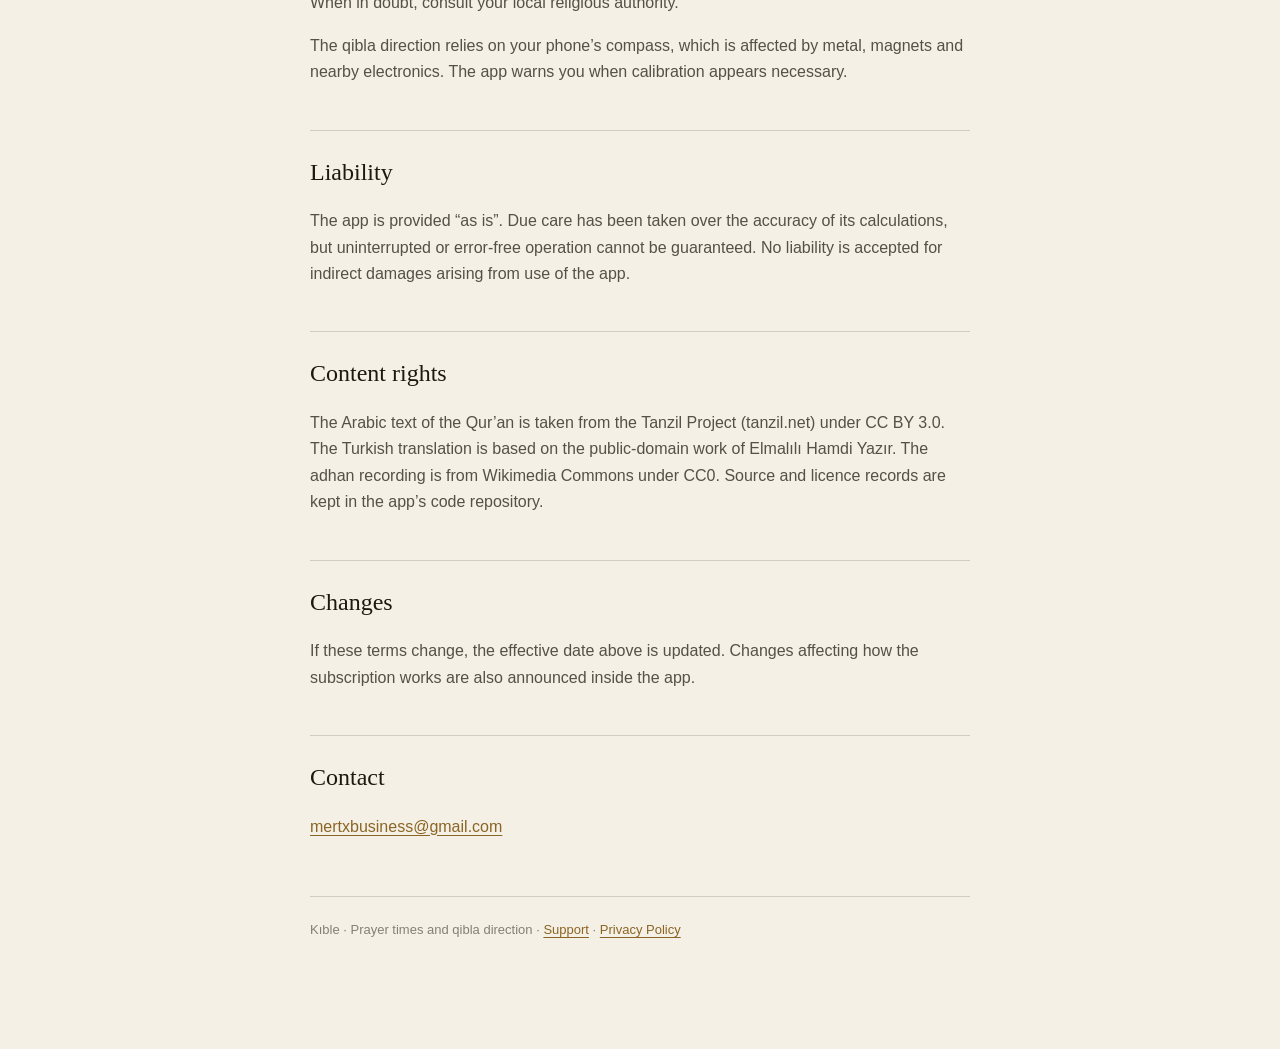
<file: terms.html>
<!doctype html>
<html lang="en">
<head>
<meta charset="utf-8">
<meta name="viewport" content="width=device-width, initial-scale=1">
<title>Terms of Use · Kıble</title>
<link rel="stylesheet" href="style.css">
</head>
<body>
<main>
  <p class="langs"><a href="kosullar.html">TÜRKÇE</a></p>

  <p class="eyebrow">Kıble</p>
  <h1>Terms of Use</h1>
  <p class="meta">Effective: 24 August 2026</p>

  <p class="lede">
    By downloading Kıble you accept these terms. They are short; there is
    nothing to bury.
  </p>

  <h2>What the app does</h2>
  <p>
    Kıble calculates prayer times, shows the qibla direction, schedules prayer
    reminders and keeps a prayer log. Times are
    computed on your device using the calculation method and madhab you select.
  </p>

  <h2>Free and paid</h2>
  <p>
    <strong>Prayer times and the qibla direction are always free.</strong>
    Widgets, the Lock Screen and Dynamic Island countdown, prayer notifications
    and alarms, missed-prayer tracking, adhan and custom alert sounds and multiple
    saved cities are part of the Kıble Plus subscription. Wudu and
    how-to-pray guides and supplications will be added once their texts have been
    reviewed by a qualified scholar, and will be part of the subscription.
  </p>

  <h2>Subscription</h2>
  <ul>
    <li>The subscription is offered monthly. The current price is shown in your
        local currency on the purchase screen.</li>
    <li>New subscribers may be offered a 7-day free trial; if you are eligible,
        the purchase screen says so. Unless cancelled <strong>at least 24 hours
        before</strong> it ends, the trial becomes a paid subscription and the
        first payment is charged when the trial ends.</li>
    <li>Payment is charged to your Apple ID account when you confirm the
        purchase.</li>
    <li>The subscription renews automatically unless cancelled
        <strong>at least 24 hours before</strong> the end of the current period.</li>
    <li>Renewal is charged within the 24 hours before the current period ends.</li>
    <li>You can manage or cancel your subscription in your App Store account
        settings. Cancellation takes effect at the end of the current period;
        access continues until then.</li>
    <li>On a new device, use “Restore purchases” on the subscription screen to
        regain access.</li>
  </ul>
  <p>
    Purchases are handled entirely by Apple. Refund requests also go to Apple;
    we have no authority over them.
  </p>
  <p>
    Purchases made through the App Store are additionally governed by Apple’s
    <a href="https://www.apple.com/legal/internet-services/itunes/dev/stdeula/">standard
    end user licence agreement</a>.
  </p>

  <h2>About the religious content</h2>
  <p>
    The religious texts in the app were transcribed from their sources and
    cross-checked against a second source; none were written from memory or
    paraphrased. Even so, <strong>the app is not a religious authority.</strong>
    Prayer times are astronomical calculations and may differ by a few minutes
    from the official times in your locality depending on method, madhab and
    elevation. When in doubt, consult your local religious authority.
  </p>
  <p>
    The qibla direction relies on your phone’s compass, which is affected by
    metal, magnets and nearby electronics. The app warns you when calibration
    appears necessary.
  </p>

  <h2>Liability</h2>
  <p>
    The app is provided “as is”. Due care has been taken over the accuracy of
    its calculations, but uninterrupted or error-free operation cannot be
    guaranteed. No liability is accepted for indirect damages arising from use
    of the app.
  </p>

  <h2>Content rights</h2>
  <p>
    The Arabic text of the Qur’an is taken from the Tanzil Project (tanzil.net)
    under CC BY 3.0. The Turkish translation is based on the public-domain work
    of Elmalılı Hamdi Yazır. The adhan recording is from Wikimedia Commons under
    CC0. Source and licence records are kept in the app’s code repository.
  </p>

  <h2>Changes</h2>
  <p>
    If these terms change, the effective date above is updated. Changes
    affecting how the subscription works are also announced inside the app.
  </p>

  <h2>Contact</h2>
  <p>
    <a href="mailto:mertxbusiness@gmail.com">mertxbusiness@gmail.com</a>
  </p>

  <p class="note">
    Kıble · Prayer times and qibla direction ·
    <a href="index.html">Support</a> ·
    <a href="privacy.html">Privacy Policy</a>
  </p>
</main>
</body>
</html>
</file>
<file: style.css>
/* Kıble — belge sayfaları.
   Uygulamanın "sessiz lüks" dili: sıcak siyah / fildizi zemin,
   şampanya-bronz vurgu, serif başlıklar, 1px saç çizgileri. */

:root {
  --bg: #f5f0e6;
  --text: #1d1810;
  --dim: rgba(29, 24, 16, 0.74);
  --faint: rgba(29, 24, 16, 0.52);
  --gold: #8a6524;
  --hairline: rgba(29, 24, 16, 0.16);
}

@media (prefers-color-scheme: dark) {
  :root {
    --bg: #0b0a08;
    --text: #f2ecdf;
    --dim: rgba(242, 236, 223, 0.62);
    --faint: rgba(242, 236, 223, 0.38);
    --gold: #c8a35d;
    --hairline: rgba(242, 236, 223, 0.10);
  }
}

* { box-sizing: border-box; }

body {
  margin: 0;
  padding: 64px 24px 96px;
  background: var(--bg);
  color: var(--text);
  font-family: -apple-system, BlinkMacSystemFont, "Segoe UI", Roboto, sans-serif;
  font-size: 16px;
  line-height: 1.65;
  -webkit-font-smoothing: antialiased;
}

main { max-width: 660px; margin: 0 auto; }

.eyebrow {
  font-size: 10px;
  letter-spacing: 3.2px;
  font-weight: 600;
  color: var(--gold);
  text-transform: uppercase;
  margin: 0 0 14px;
}

h1 {
  font-family: Didot, "Bodoni 72", Georgia, serif;
  font-weight: 400;
  font-size: 40px;
  line-height: 1.15;
  margin: 0 0 10px;
}

h2 {
  font-family: Didot, "Bodoni 72", Georgia, serif;
  font-weight: 400;
  font-size: 24px;
  margin: 44px 0 12px;
  padding-top: 22px;
  border-top: 1px solid var(--hairline);
}

h2:first-of-type { border-top: none; padding-top: 0; }

p, li { color: var(--dim); }
strong { color: var(--text); font-weight: 600; }

.lede { font-size: 17px; color: var(--dim); margin: 0 0 8px; }

.meta {
  font-size: 12px;
  letter-spacing: 1.4px;
  font-weight: 500;
  color: var(--faint);
  margin: 0 0 40px;
}

ul { padding-left: 20px; }
li { margin: 8px 0; }

a { color: var(--gold); text-decoration: underline; text-underline-offset: 3px; }

.note {
  margin-top: 56px;
  padding-top: 22px;
  border-top: 1px solid var(--hairline);
  font-size: 13px;
  color: var(--faint);
}

.langs { margin-bottom: 34px; font-size: 12px; letter-spacing: 1.2px; font-weight: 500; }
.langs a { margin-right: 14px; }

table { width: 100%; border-collapse: collapse; margin: 18px 0; font-size: 15px; }
th, td { text-align: left; padding: 11px 10px 11px 0; border-bottom: 1px solid var(--hairline); vertical-align: top; }
th { font-size: 10px; letter-spacing: 2px; text-transform: uppercase; color: var(--gold); font-weight: 600; }
td { color: var(--dim); }
</file>
